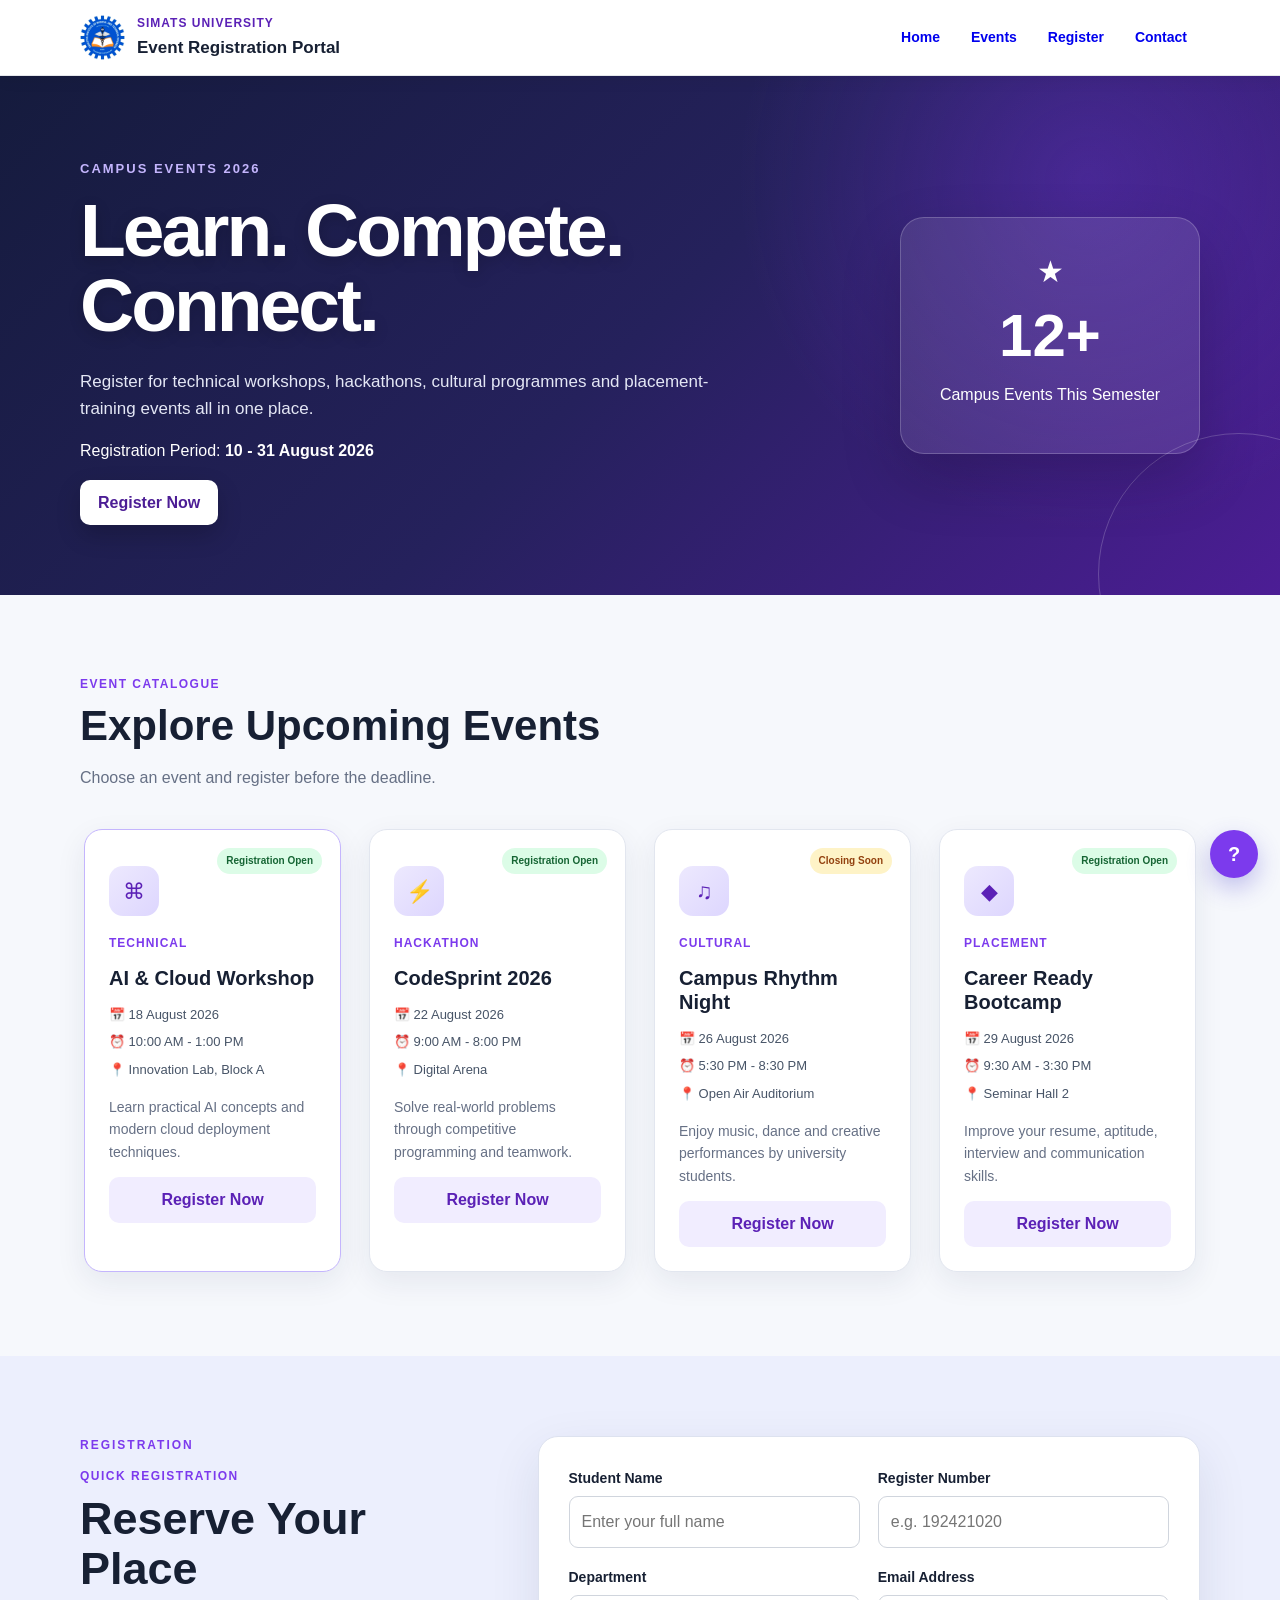
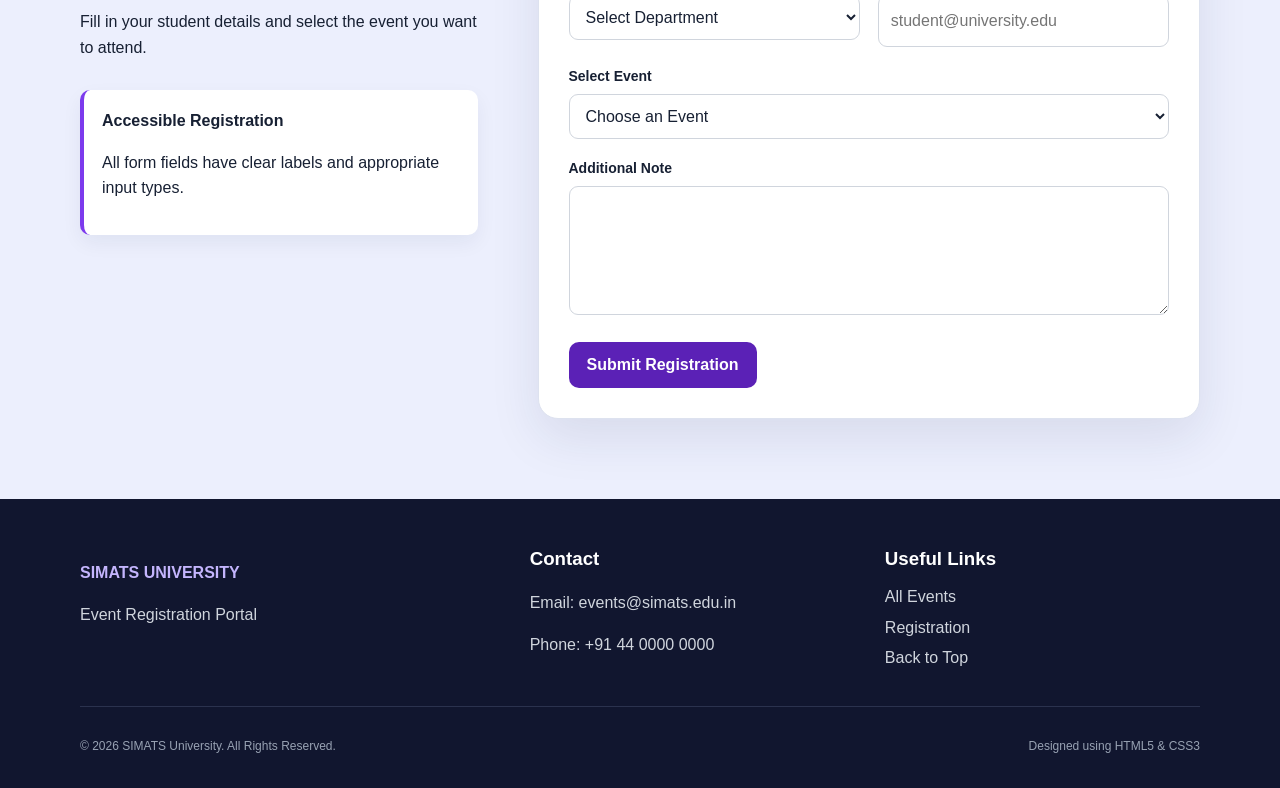
<file: CO2-SCENARIO BASED ASSESSMENT/index.html>
<!DOCTYPE html>
<html lang="en">
<head>
    <meta charset="UTF-8">
    <meta name="viewport" content="width=device-width, initial-scale=1.0">
    <title>University Event Registration Portal</title>

    <!-- External CSS -->
    <link rel="stylesheet" href="style.css">

    <!-- Internal CSS -->
    <style>
        .hero-highlight {
            text-transform: uppercase;
            letter-spacing: 2px;
        }
    </style>
</head>

<body>

    <!-- Header -->
    <header id="home">
        <div class="container header-content">

            <div class="logo">
                <img src="simats.png" alt="University Logo">
                <div>
                    <p>SIMATS UNIVERSITY</p>
                    <h1>Event Registration Portal</h1>
                </div>
            </div>

            <nav>
                <a href="#home">Home</a>
                <a href="#events">Events</a>
                <a href="#register">Register</a>
                <a href="#contact">Contact</a>
            </nav>

        </div>
    </header>


    <!-- Hero Section -->
    <section class="hero">
        <div class="container hero-content">

            <div>
                <p class="hero-highlight">Campus Events 2026</p>

                <h2>Learn. Compete. Connect.</h2>

                <p class="hero-description">
                    Register for technical workshops, hackathons, cultural
                    programmes and placement-training events all in one place.
                </p>

                <p>
                    Registration Period:
                    <strong>10 - 31 August 2026</strong>
                </p>

                <a href="#register" class="btn primary-btn">
                    Register Now
                </a>
            </div>

            <div class="hero-card">
                <span>★</span>
                <strong>12+</strong>
                <p>Campus Events This Semester</p>
            </div>

        </div>
    </section>


    <!-- Events Section -->
    <section id="events" class="events-section">

        <div class="container">

            <div class="section-title">
                <p class="eyebrow">EVENT CATALOGUE</p>
                <h2>Explore Upcoming Events</h2>
                <p>Choose an event and register before the deadline.</p>
            </div>


            <div class="event-grid">

                <!-- Event 1 -->
                <article class="event-card featured">

                    <span class="status open">
                        Registration Open
                    </span>

                    <div class="event-icon">⌘</div>

                    <p class="category">Technical</p>

                    <h3>AI & Cloud Workshop</h3>

                    <ul class="event-details">
                        <li>📅 18 August 2026</li>
                        <li>⏰ 10:00 AM - 1:00 PM</li>
                        <li>📍 Innovation Lab, Block A</li>
                    </ul>

                    <p>
                        Learn practical AI concepts and modern cloud
                        deployment techniques.
                    </p>

                    <a href="#register" class="btn secondary-btn">
                        Register Now
                    </a>

                </article>


                <!-- Event 2 -->
                <article class="event-card">

                    <span class="status open">
                        Registration Open
                    </span>

                    <div class="event-icon">⚡</div>

                    <p class="category">Hackathon</p>

                    <h3>CodeSprint 2026</h3>

                    <ul class="event-details">
                        <li>📅 22 August 2026</li>
                        <li>⏰ 9:00 AM - 8:00 PM</li>
                        <li>📍 Digital Arena</li>
                    </ul>

                    <p>
                        Solve real-world problems through competitive
                        programming and teamwork.
                    </p>

                    <a href="#register" class="btn secondary-btn">
                        Register Now
                    </a>

                </article>


                <!-- Event 3 -->
                <article class="event-card">

                    <span class="status closing">
                        Closing Soon
                    </span>

                    <div class="event-icon">♫</div>

                    <p class="category">Cultural</p>

                    <h3>Campus Rhythm Night</h3>

                    <ul class="event-details">
                        <li>📅 26 August 2026</li>
                        <li>⏰ 5:30 PM - 8:30 PM</li>
                        <li>📍 Open Air Auditorium</li>
                    </ul>

                    <p>
                        Enjoy music, dance and creative performances
                        by university students.
                    </p>

                    <a href="#register" class="btn secondary-btn">
                        Register Now
                    </a>

                </article>


                <!-- Event 4 -->
                <article class="event-card">

                    <span class="status open">
                        Registration Open
                    </span>

                    <div class="event-icon">◆</div>

                    <p class="category">Placement</p>

                    <h3>Career Ready Bootcamp</h3>

                    <ul class="event-details">
                        <li>📅 29 August 2026</li>
                        <li>⏰ 9:30 AM - 3:30 PM</li>
                        <li>📍 Seminar Hall 2</li>
                    </ul>

                    <p>
                        Improve your resume, aptitude, interview and
                        communication skills.
                    </p>

                    <a href="#register" class="btn secondary-btn">
                        Register Now
                    </a>

                </article>

            </div>

        </div>
    </section>


    <!-- Registration Section -->
    <section id="register" class="registration-section">

        <div class="container registration-container">

            <div class="registration-info">

                <p class="eyebrow">QUICK REGISTRATION</p>

                <h2>Reserve Your Place</h2>

                <p>
                    Fill in your student details and select the event
                    you want to attend.
                </p>

                <div class="note">
                    <strong>Accessible Registration</strong>
                    <p>
                        All form fields have clear labels and appropriate
                        input types.
                    </p>
                </div>

            </div>


            <form class="registration-form">

                <div class="form-grid">

                    <div class="form-group">
                        <label for="name">Student Name</label>
                        <input
                            type="text"
                            id="name"
                            placeholder="Enter your full name"
                            required>
                    </div>


                    <div class="form-group">
                        <label for="register-number">
                            Register Number
                        </label>

                        <input
                            type="text"
                            id="register-number"
                            placeholder="e.g. 192421020"
                            required>
                    </div>


                    <div class="form-group">
                        <label for="department">
                            Department
                        </label>

                        <select id="department" required>
                            <option value="">
                                Select Department
                            </option>

                            <option>
                                Information Technology
                            </option>

                            <option>
                                Computer Science Engineering
                            </option>

                            <option>
                                Electronics & Communication Engineering
                            </option>

                            <option>
                                Mechanical Engineering
                            </option>
                        </select>
                    </div>


                    <div class="form-group">
                        <label for="email">
                            Email Address
                        </label>

                        <input
                            type="email"
                            id="email"
                            placeholder="student@university.edu"
                            required>
                    </div>


                    <div class="form-group full-width">

                        <label for="event">
                            Select Event
                        </label>

                        <select id="event" required>

                            <option value="">
                                Choose an Event
                            </option>

                            <option>
                                AI & Cloud Workshop
                            </option>

                            <option>
                                CodeSprint 2026
                            </option>

                            <option>
                                Campus Rhythm Night
                            </option>

                            <option>
                                Career Ready Bootcamp
                            </option>

                        </select>

                    </div>


                    <div class="form-group full-width">

                        <label for="message">
                            Additional Note
                        </label>

                        <textarea
                            id="message"
                            rows="4"
                            placeholder="Enter any additional information">
                        </textarea>

                    </div>

                </div>

                <button type="submit" class="btn submit-btn">
                    Submit Registration
                </button>

            </form>

        </div>

    </section>


    <!-- Fixed Help Button -->
    <button class="help-button" title="Need Help?">
        ?
    </button>


    <!-- Footer -->
    <footer id="contact">

        <div class="container footer-grid">

            <div>
                <p class="university-name">
                    SIMATS UNIVERSITY
                </p>

                <p>
                    Event Registration Portal
                </p>
            </div>


            <div>
                <h3>Contact</h3>

                <p>
                    Email: events@simats.edu.in
                </p>

                <p>
                    Phone: +91 44 0000 0000
                </p>
            </div>


            <div>
                <h3>Useful Links</h3>

                <a href="#events">All Events</a>
                <a href="#register">Registration</a>
                <a href="#home">Back to Top</a>
            </div>

        </div>


        <div class="footer-bottom container">

            <p>
                © 2026 SIMATS University. All Rights Reserved.
            </p>

            <p>
                Designed using HTML5 & CSS3
            </p>

        </div>

    </footer>


    <!-- Inline CSS demonstration -->
    <p style="display:none;">Inline CSS Example</p>

</body>
</html>
</file>
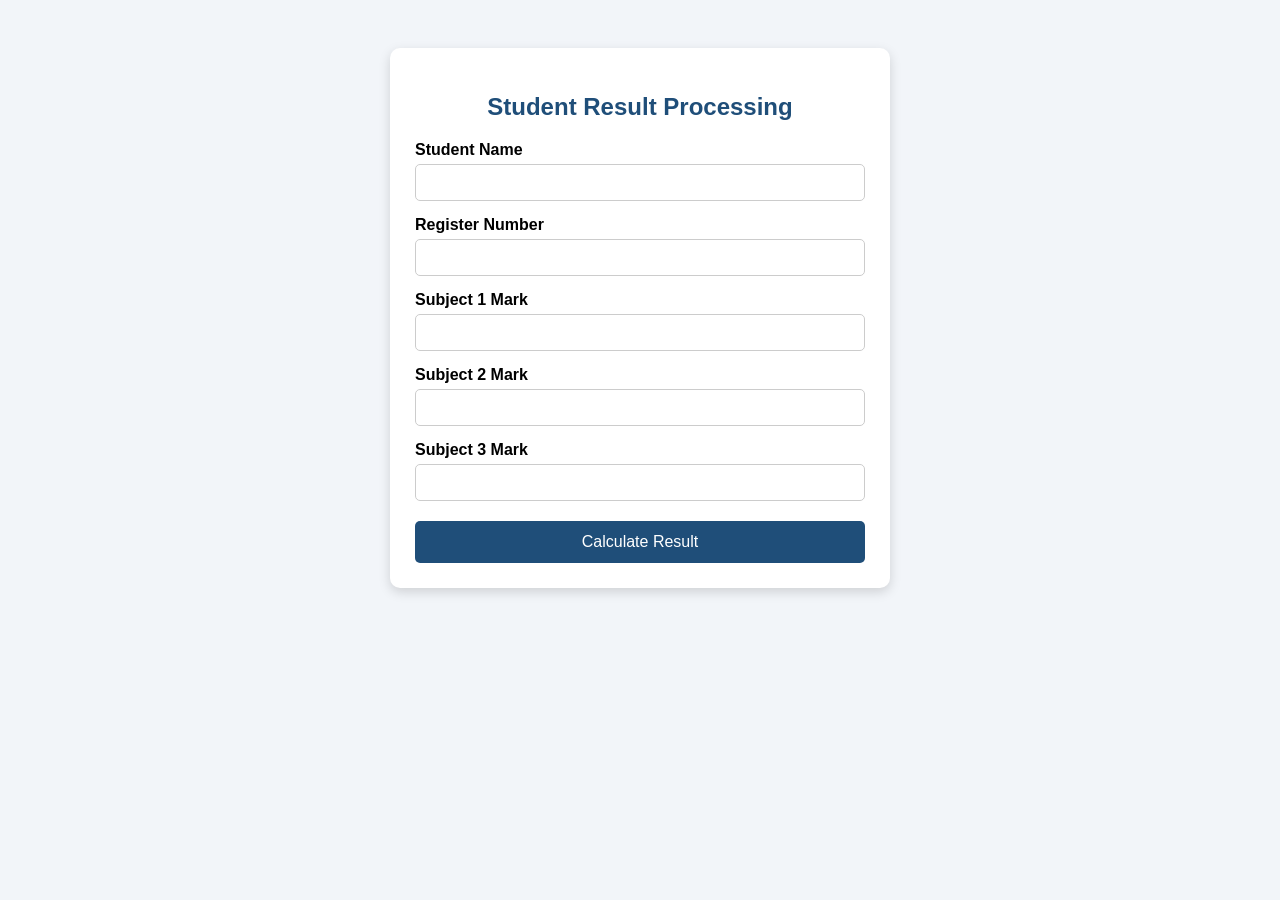
<file: CO3-ASSESSMENT/index.html>
<!DOCTYPE html>
<html>
<head>
    <meta charset="UTF-8">
    <title>Student Result Processing</title>

    <style>
        body {
            font-family: Arial, sans-serif;
            background: #f2f5f9;
            padding: 40px;
        }

        .container {
            width: 450px;
            margin: auto;
            background: white;
            padding: 25px;
            border-radius: 10px;
            box-shadow: 0 4px 12px rgba(0,0,0,0.15);
        }

        h2 {
            text-align: center;
            color: #1f4e79;
        }

        label {
            display: block;
            margin-top: 15px;
            font-weight: bold;
        }

        input {
            width: 100%;
            padding: 10px;
            margin-top: 5px;
            box-sizing: border-box;
            border: 1px solid #ccc;
            border-radius: 5px;
        }

        button {
            width: 100%;
            margin-top: 20px;
            padding: 12px;
            background: #1f4e79;
            color: white;
            border: none;
            border-radius: 5px;
            cursor: pointer;
            font-size: 16px;
        }

        button:hover {
            background: #163a5c;
        }
    </style>
</head>

<body>

<div class="container">

    <h2>Student Result Processing</h2>

    <form action="StudentResultServlet" method="post">

        <label>Student Name</label>
        <input type="text" name="name">

        <label>Register Number</label>
        <input type="text" name="regNo">

        <label>Subject 1 Mark</label>
        <input type="number" name="mark1" min="0" max="100">

        <label>Subject 2 Mark</label>
        <input type="number" name="mark2" min="0" max="100">

        <label>Subject 3 Mark</label>
        <input type="number" name="mark3" min="0" max="100">

        <button type="submit">Calculate Result</button>

    </form>

</div>

</body>
</html>
</file>
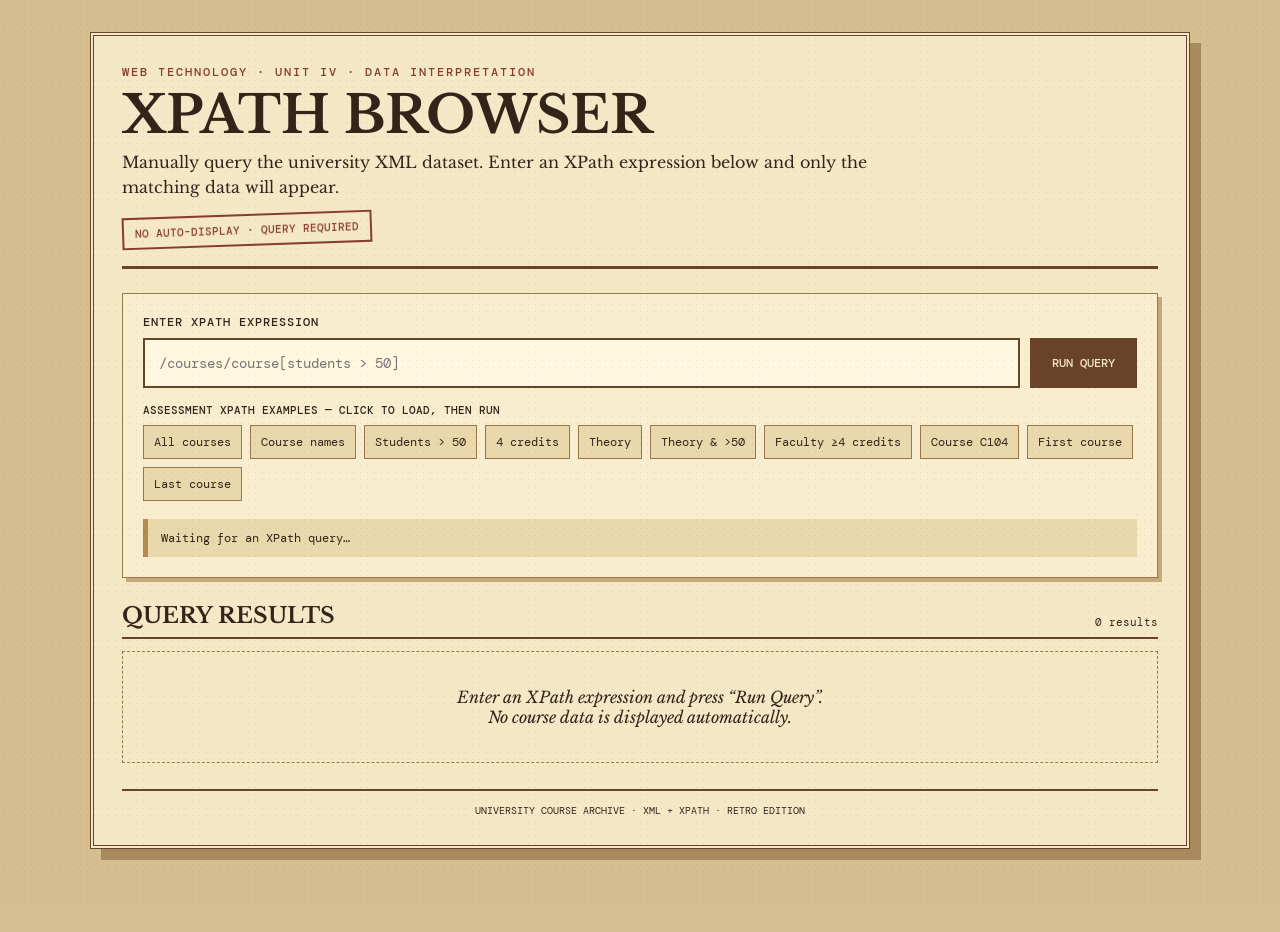
<file: CO4-ASSESSMENT/index.html>
<!DOCTYPE html>
<html lang="en">
<head>
<meta charset="UTF-8">
<meta name="viewport" content="width=device-width, initial-scale=1.0">
<title>XPath Course Browser</title>
<style>
@import url('https://fonts.googleapis.com/css2?family=DM+Mono:wght@400;500&family=Libre+Baskerville:wght@400;700&display=swap');
:root{--paper:#f5e8c7;--paper2:#ead8ad;--ink:#33241a;--brown:#694329;--red:#873c2e;--gold:#b68a4d;--line:#9a7749}
*{box-sizing:border-box}
body{margin:0;min-height:100vh;background:#d5bf91;color:var(--ink);font-family:'Libre Baskerville',Georgia,serif}
body:before{content:"";position:fixed;inset:0;pointer-events:none;opacity:.12;background-image:radial-gradient(#5d4025 .7px,transparent .7px);background-size:7px 7px}
.shell{width:min(1100px,94%);margin:32px auto;padding:28px;background:var(--paper);border:4px double var(--brown);box-shadow:11px 11px 0 #a78a5d}
header{border-bottom:3px solid var(--brown);padding-bottom:20px}
.kicker{font:500 12px 'DM Mono',monospace;letter-spacing:2px;text-transform:uppercase;color:var(--red)}
h1{font-size:clamp(30px,5vw,52px);line-height:1;margin:9px 0;text-transform:uppercase}
.subtitle{line-height:1.55;max-width:800px}
.badge{display:inline-block;margin-top:14px;padding:7px 11px;border:2px solid var(--red);color:var(--red);font:500 11px 'DM Mono',monospace;transform:rotate(-2deg)}
.panel{margin-top:24px;border:1px solid var(--line);padding:20px;background:#f8edcf;box-shadow:4px 4px 0 #c5aa79}
label{display:block;font:500 12px 'DM Mono',monospace;text-transform:uppercase;letter-spacing:1px;margin-bottom:8px}
.query-row{display:flex;gap:10px}
input{flex:1;min-width:0;padding:14px;border:2px solid var(--brown);background:#fff7df;color:var(--ink);font:14px 'DM Mono',monospace;outline:none}
input:focus{box-shadow:inset 0 0 0 2px var(--gold)}
button{padding:13px 20px;border:2px solid var(--brown);background:var(--brown);color:var(--paper);font:500 12px 'DM Mono',monospace;cursor:pointer;text-transform:uppercase}
button:hover{background:var(--red)}
.examples{margin-top:15px}
.examples-title{font:500 11px 'DM Mono',monospace;text-transform:uppercase}
.chips{display:flex;flex-wrap:wrap;gap:8px;margin-top:8px}
.chip{padding:8px 10px;border:1px solid var(--line);background:var(--paper2);cursor:pointer;font:12px 'DM Mono',monospace}
.chip:hover{background:#dcc492}
.status{margin-top:18px;padding:11px 13px;border-left:5px solid var(--gold);background:var(--paper2);font:12px 'DM Mono',monospace}
.error{border-left-color:var(--red);color:var(--red)}
.results{margin-top:24px}
.results-head{display:flex;justify-content:space-between;gap:12px;align-items:end;border-bottom:2px solid var(--brown);padding-bottom:8px}
h2{margin:0;font-size:22px;text-transform:uppercase}
.count{font:11px 'DM Mono',monospace}
.result-box{margin-top:12px}
.card{border:1px solid var(--line);background:#f9efd4;margin-bottom:12px;padding:16px}
.course-title{display:flex;justify-content:space-between;gap:12px;border-bottom:1px solid var(--line);padding-bottom:8px;margin-bottom:12px}
.course-title strong{font-size:18px}
.id{font:11px 'DM Mono',monospace;color:var(--red)}
.grid{display:grid;grid-template-columns:repeat(5,1fr);gap:8px}
.field{background:var(--paper2);padding:9px;border:1px solid #b39464}
.field b{display:block;font:10px 'DM Mono',monospace;text-transform:uppercase;margin-bottom:4px}
.field span{font-size:13px}
.value{font-family:'DM Mono',monospace;white-space:pre-wrap;word-break:break-word;background:#fff7df;border:1px solid var(--line);padding:14px}
.empty{text-align:center;padding:35px;border:1px dashed var(--line);font-style:italic}
footer{margin-top:26px;border-top:2px solid var(--brown);padding-top:13px;text-align:center;font:10px 'DM Mono',monospace}
@media(max-width:760px){.query-row{flex-direction:column}.grid{grid-template-columns:repeat(2,1fr)}.course-title{flex-direction:column}}
</style>
</head>
<body>
<div class="shell">
<header>
<div class="kicker">Web Technology · Unit IV · Data Interpretation</div>
<h1>XPath Browser</h1>
<div class="subtitle">Manually query the university XML dataset. Enter an XPath expression below and only the matching data will appear.</div>
<div class="badge">NO AUTO-DISPLAY · QUERY REQUIRED</div>
</header>

<div class="panel">
<label for="xpath">Enter XPath Expression</label>
<div class="query-row">
<input id="xpath" type="text" placeholder="/courses/course[students &gt; 50]" autocomplete="off">
<button onclick="runXPath()">Run Query</button>
</div>
<div class="examples">
<div class="examples-title">Assessment XPath examples — click to load, then run</div>
<div class="chips">
<div class="chip" data-xpath="/courses/course">All courses</div>
<div class="chip" data-xpath="/courses/course/name">Course names</div>
<div class="chip" data-xpath="/courses/course[students &gt; 50]">Students &gt; 50</div>
<div class="chip" data-xpath="/courses/course[credits = 4]">4 credits</div>
<div class="chip" data-xpath="/courses/course[type = 'Theory']">Theory</div>
<div class="chip" data-xpath="/courses/course[type = 'Theory' and students &gt; 50]/name">Theory &amp; &gt;50</div>
<div class="chip" data-xpath="/courses/course[credits &gt;= 4]/faculty">Faculty ≥4 credits</div>
<div class="chip" data-xpath="/courses/course[@id = 'C104']">Course C104</div>
<div class="chip" data-xpath="/courses/course[1]">First course</div>
<div class="chip" data-xpath="/courses/course[last()]">Last course</div>
</div>
</div>
<div id="status" class="status">Waiting for an XPath query…</div>
</div>

<section class="results">
<div class="results-head"><h2>Query Results</h2><div id="count" class="count">0 results</div></div>
<div id="results" class="result-box">
<div class="empty">Enter an XPath expression and press “Run Query”.<br>No course data is displayed automatically.</div>
</div>
</section>

<footer>UNIVERSITY COURSE ARCHIVE · XML + XPATH · RETRO EDITION</footer>
</div>

<script>
const xmlText = `<?xml version="1.0" encoding="UTF-8"?>
<courses>
  <course id="C101">
    <code>WEB301</code>
    <name>Web Technology</name>
    <faculty>Dr. Arun</faculty>
    <students>58</students>
    <credits>4</credits>
    <type>Theory</type>
  </course>
  <course id="C102">
    <code>AI302</code>
    <name>Artificial Intelligence</name>
    <faculty>Dr. Meena</faculty>
    <students>72</students>
    <credits>4</credits>
    <type>Theory</type>
  </course>
  <course id="C103">
    <code>WEB303</code>
    <name>Web Technology Laboratory</name>
    <faculty>Dr. Ravi</faculty>
    <students>36</students>
    <credits>2</credits>
    <type>Practical</type>
  </course>
  <course id="C104">
    <code>ML304</code>
    <name>Machine Learning</name>
    <faculty>Dr. Priya</faculty>
    <students>64</students>
    <credits>4</credits>
    <type>Theory</type>
  </course>
  <course id="C105">
    <code>DB305</code>
    <name>Database Systems</name>
    <faculty>Dr. Kumar</faculty>
    <students>42</students>
    <credits>3</credits>
    <type>Theory</type>
  </course>
</courses>
`;

let xmlDoc;
try {
  xmlDoc = new DOMParser().parseFromString(xmlText, "application/xml");
} catch(e) {}

const input = document.getElementById("xpath");
document.querySelectorAll(".chip").forEach(chip => {
  chip.addEventListener("click", () => {
    input.value = chip.dataset.xpath;
    input.focus();
  });
});
input.addEventListener("keydown", e => { if(e.key === "Enter") runXPath(); });

function runXPath(){
  const expr = input.value.trim();
  const status = document.getElementById("status");
  const results = document.getElementById("results");
  const count = document.getElementById("count");
  if(!expr){
    status.className = "status error";
    status.textContent = "Please enter an XPath expression.";
    results.innerHTML = '<div class="empty">No query entered.</div>';
    count.textContent = "0 results";
    return;
  }
  try{
    const snapshot = xmlDoc.evaluate(expr, xmlDoc, null, XPathResult.ORDERED_NODE_SNAPSHOT_TYPE, null);
    const nodes = [];
    for(let i=0;i<snapshot.snapshotLength;i++) nodes.push(snapshot.snapshotItem(i));
    status.className = "status";
    status.textContent = "Query executed successfully: " + expr;
    count.textContent = nodes.length + (nodes.length === 1 ? " result" : " results");
    render(nodes);
  }catch(err){
    status.className = "status error";
    status.textContent = "Invalid XPath: " + err.message;
    results.innerHTML = '<div class="empty">Fix the XPath expression and run the query again.</div>';
    count.textContent = "0 results";
  }
}

function render(nodes){
  const results = document.getElementById("results");
  if(!nodes.length){
    results.innerHTML = '<div class="empty">No matching data found for this XPath expression.</div>';
    return;
  }
  results.innerHTML = "";
  nodes.forEach((node, i) => {
    if(node.nodeType === Node.ELEMENT_NODE && node.nodeName === "course"){
      const get = tag => node.getElementsByTagName(tag)[0]?.textContent || "";
      const card = document.createElement("div");
      card.className = "card";
      card.innerHTML = `
        <div class="course-title">
          <strong>${escapeHTML(get("name"))}</strong>
          <span class="id">ID: ${escapeHTML(node.getAttribute("id") || "")}</span>
        </div>
        <div class="grid">
          <div class="field"><b>Code</b><span>${escapeHTML(get("code"))}</span></div>
          <div class="field"><b>Faculty</b><span>${escapeHTML(get("faculty"))}</span></div>
          <div class="field"><b>Students</b><span>${escapeHTML(get("students"))}</span></div>
          <div class="field"><b>Credits</b><span>${escapeHTML(get("credits"))}</span></div>
          <div class="field"><b>Type</b><span>${escapeHTML(get("type"))}</span></div>
        </div>`;
      results.appendChild(card);
    } else {
      const box = document.createElement("div");
      box.className = "value";
      box.textContent = node.nodeType === Node.ATTRIBUTE_NODE ? node.value : node.textContent.trim();
      results.appendChild(box);
    }
  });
}

function escapeHTML(s){
  return String(s).replace(/[&<>"']/g, c => ({'&':'&amp;','<':'&lt;','>':'&gt;','"':'&quot;',"'":'&#039;'}[c]));
}
</script>
</body>
</html>
</file>
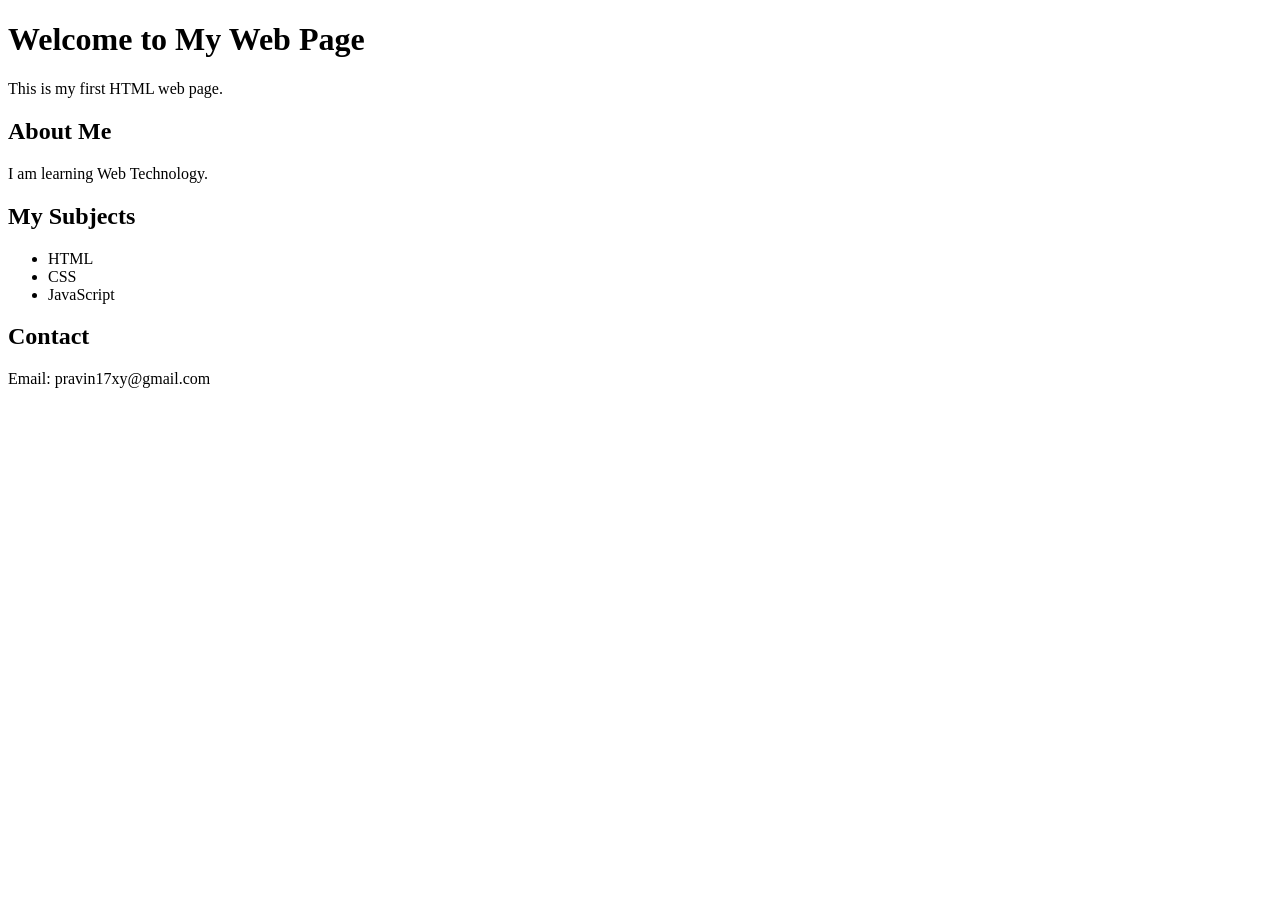
<file: CO1-EXPERIMENTS/CO1 EXP 1 Code.html>
<!DOCTYPE html>
<html>
<head>
    <title>My First Web Page</title>
</head>

<body>

    <h1>Welcome to My Web Page</h1>

    <p>This is my first HTML web page.</p>

    <h2>About Me</h2>
    <p>I am learning Web Technology.</p>

    <h2>My Subjects</h2>
    <ul>
        <li>HTML</li>
        <li>CSS</li>
        <li>JavaScript</li>
    </ul>

    <h2>Contact</h2>
    <p>Email: pravin17xy@gmail.com</p>

</body>
</html>
</file>
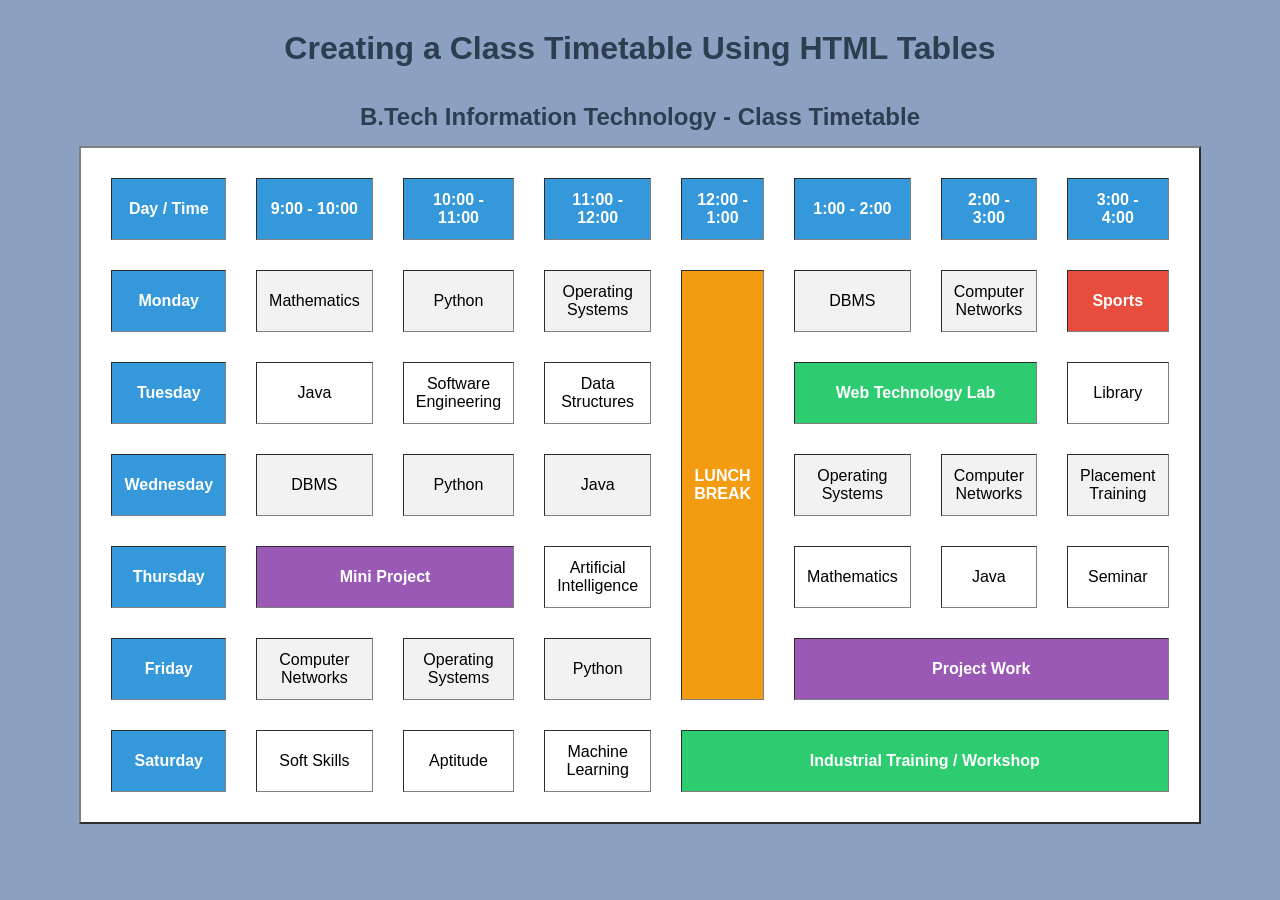
<file: CO1-EXPERIMENTS/CO1 EXP 3 Code.html>
<!DOCTYPE html>
<html lang="en">
<head>
    <meta charset="UTF-8">
    <meta name="viewport" content="width=device-width, initial-scale=1.0">
    <title>Class Timetable</title>

    <style>
        body{
            font-family: Arial, sans-serif;
            background-color: #8ca1c1;
            margin: 30px;
        }

        h1{
            text-align: center;
            color: #2c3e50;
        }

        table{
            width: 90%;
            margin: auto;
             
            background-color: white;
            border-spacing: 30px 30px;
     
   
        }

        caption{
            font-size: 24px;
            font-weight: bold;
            color: #2c3e50;
            padding: 15px;
        }

        th{
            background-color: #3498db;
            color: white;
        }

        th, td{
            text-align: center;
            padding: 12px;
        }

        tr:nth-child(even){
            background-color: #f2f2f2;
        }

        tr:hover{
            background-color: #d6eaf8;
        }

        .break{
            background-color: #f39c12;
            color: white;
            font-weight: bold;
        }

        .lab{
            background-color: #2ecc71;
            color: white;
            font-weight: bold;
        }

        .project{
            background-color: #9b59b6;
            color: rgb(255, 255, 255);
            font-weight: bold;
        }

        .sports{
            background-color: #e74c3c;
            color: white;
            font-weight: bold;
        }
    </style>
</head>

<body>

<h1>Creating a Class Timetable Using HTML Tables</h1>

<table border="2" cellpadding="10" cellspacing="5">

    <caption>B.Tech Information Technology - Class Timetable</caption>

    <tr>
        <th>Day / Time</th>
        <th>9:00 - 10:00</th>
        <th>10:00 - 11:00</th>
        <th>11:00 - 12:00</th>
        <th>12:00 - 1:00</th>
        <th>1:00 - 2:00</th>
        <th>2:00 - 3:00</th>
        <th>3:00 - 4:00</th>
    </tr>

    <tr>
        <th>Monday</th>
        <td>Mathematics</td>
        <td>Python</td>
        <td>Operating Systems</td>
        <td rowspan="5" class="break">LUNCH BREAK</td>
        <td>DBMS</td>
        <td>Computer Networks</td>
        <td class="sports">Sports</td>
    </tr>

    <tr>
        <th>Tuesday</th>
        <td>Java</td>
        <td>Software Engineering</td>
        <td>Data Structures</td>
        <td colspan="2" class="lab">Web Technology Lab</td>
        <td>Library</td>
    </tr>

    <tr>
        <th>Wednesday</th>
        <td>DBMS</td>
        <td>Python</td>
        <td>Java</td>
        <td>Operating Systems</td>
        <td>Computer Networks</td>
        <td>Placement Training</td>
    </tr>

    <tr>
        <th>Thursday</th>
        <td colspan="2" class="project">Mini Project</td>
        <td>Artificial Intelligence</td>
        <td>Mathematics</td>
        <td>Java</td>
        <td>Seminar</td>
    </tr>

    <tr>
        <th>Friday</th>
        <td>Computer Networks</td>
        <td>Operating Systems</td>
        <td>Python</td>
        <td colspan="3" class="project">Project Work</td>
    </tr>

    <tr>
        <th>Saturday</th>
        <td>Soft Skills</td>
        <td>Aptitude</td>
        <td>Machine Learning</td>
        <td colspan="4" class="lab">Industrial Training / Workshop</td>
    </tr>

</table>

</body>
</html>
</file>
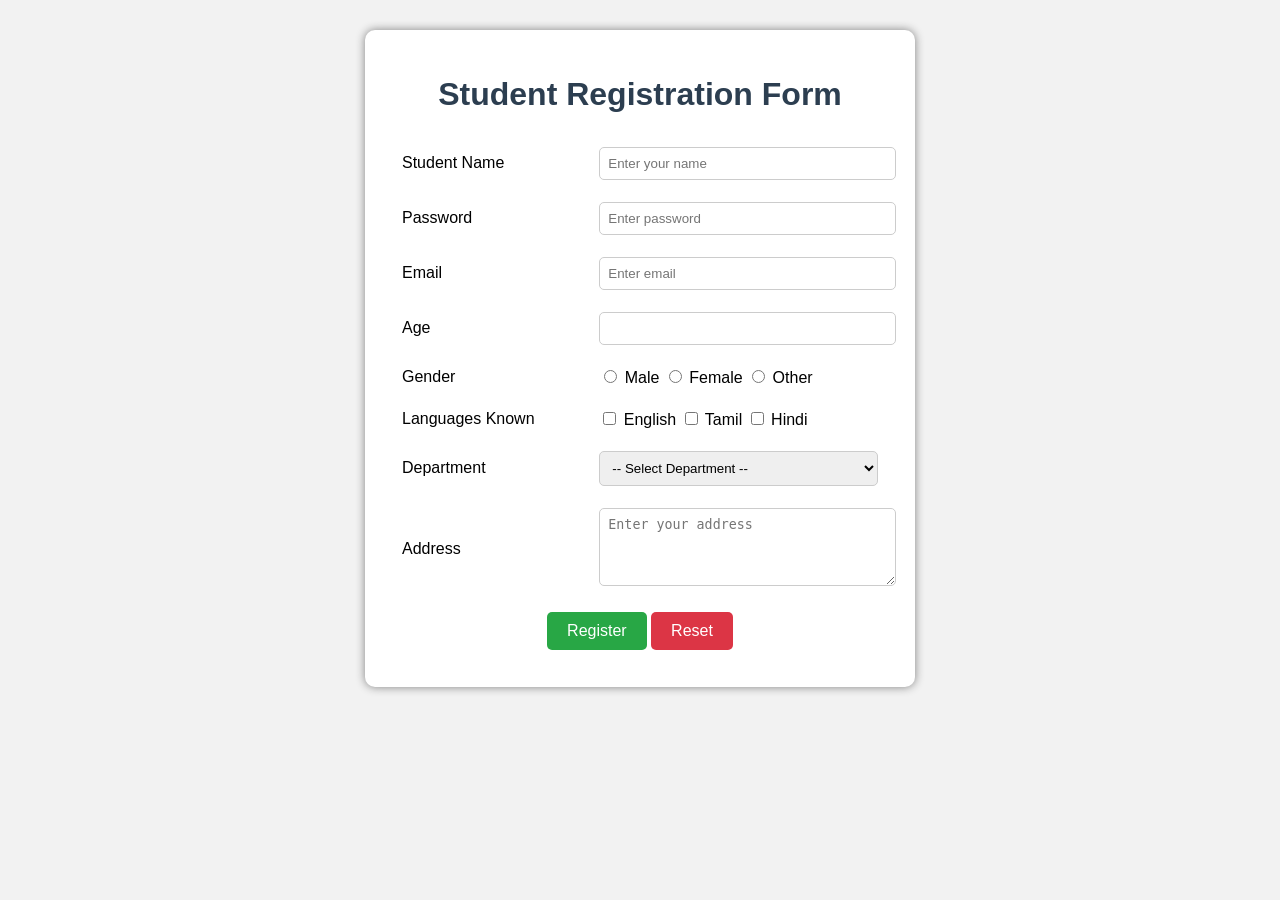
<file: CO1-EXPERIMENTS/CO1 EXP 4 Code.html>
<!DOCTYPE html>
<html lang="en">
<head>
    <meta charset="UTF-8">
    <meta name="viewport" content="width=device-width, initial-scale=1.0">
    <title>Student Registration Form</title>

    <style>
        body{
            font-family: Arial, sans-serif;
            background-color:#f2f2f2;
        }

        .container{
            width:500px;
            margin:30px auto;
            background:white;
            padding:25px;
            border-radius:10px;
            box-shadow:0px 0px 10px gray;
        }

        h1{
            text-align:center;
            color:#2c3e50;
        }

        table{
            width:100%;
        }

        td{
            padding:10px;
        }

        input[type="text"],
        input[type="password"],
        input[type="email"],
        input[type="number"],
        select,
        textarea{
            width:100%;
            padding:8px;
            border:1px solid #ccc;
            border-radius:5px;
        }

        textarea{
            resize:vertical;
        }

        .buttons{
            text-align:center;
        }

        input[type="submit"],
        input[type="reset"]{
            padding:10px 20px;
            margin:10zpx;
            border:none;
            border-radius:5px;
            color:white;
            cursor:pointer;
            font-size:16px;
        }

        input[type="submit"]{
            background-color:#28a745;
        }

        input[type="reset"]{
            background-color:#dc3545;
        }

        input[type="submit"]:hover{
            background-color:#218838;
        }

        input[type="reset"]:hover{
            background-color:#c82333;
        }
    </style>
</head>

<body>

<div class="container">

<h1>Student Registration Form</h1>

<form action="#" method="post">

<table>

<tr>
    <td><label>Student Name</label></td>
    <td>
        <input type="text" name="student_name" placeholder="Enter your name" required>
    </td>
</tr>

<tr>
    <td><label>Password</label></td>
    <td>
        <input type="password" name="password" placeholder="Enter password" required>
    </td>
</tr>

<tr>
    <td><label>Email</label></td>
    <td>
        <input type="email" name="email" placeholder="Enter email" required>
    </td>
</tr>

<tr>
    <td><label>Age</label></td>
    <td>
        <input type="number" name="age" min="17" max="30" required>
    </td>
</tr>

<tr>
    <td><label>Gender</label></td>
    <td>
        <input type="radio" name="gender" value="Male" required> Male
        <input type="radio" name="gender" value="Female"> Female
        <input type="radio" name="gender" value="Other"> Other
    </td>
</tr>

<tr>
    <td><label>Languages Known</label></td>
    <td>
        <input type="checkbox" name="language" value="English"> English
        <input type="checkbox" name="language" value="Tamil"> Tamil
        <input type="checkbox" name="language" value="Hindi"> Hindi
    </td>
</tr>

<tr>
    <td><label>Department</label></td>
    <td>
        <select name="department" required>
            <option value="">-- Select Department --</option>
            <option>Information Technology</option>
            <option>Computer Science</option>
            <option>Electronics</option>
            <option>Mechanical</option>
            <option>Civil</option>
        </select>
    </td>
</tr>

<tr>
    <td><label>Address</label></td>
    <td>
        <textarea rows="4" placeholder="Enter your address"></textarea>
    </td>
</tr>

<tr>
    <td colspan="2" class="buttons">
        <input type="submit" value="Register">
        <input type="reset" value="Reset">
    </td>
</tr>

</table>

</form>

</div>

</body>
</html>
</file>
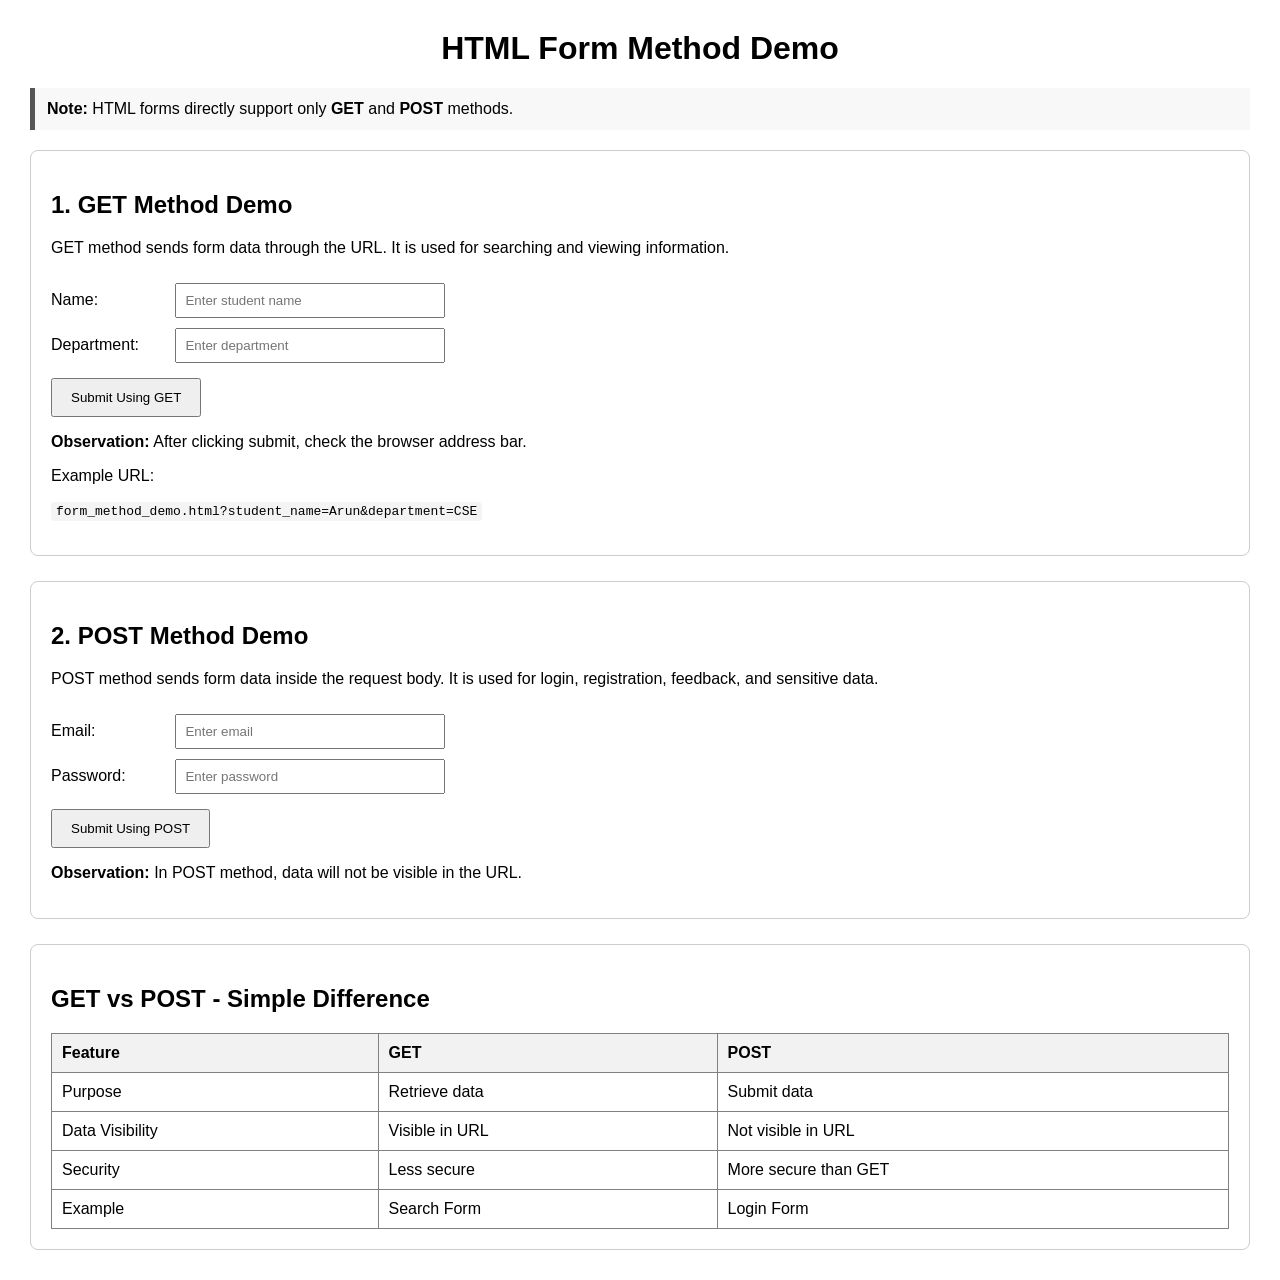
<file: CO1-EXPERIMENTS/CO1 EXP 5 Code.html>
<!DOCTYPE html>
<html lang="en">
<head>
    <meta charset="UTF-8">
    <meta name="viewport" content="width=device-width, initial-scale=1.0">
    <title>HTML Form Method Demo</title>

    <style>
        body {
            font-family: Arial, sans-serif;
            background-color: white;
            margin: 30px;
        }

        h1 {
            text-align: center;
        }

        .box {
            border: 1px solid #cccccc;
            padding: 20px;
            margin-bottom: 25px;
            border-radius: 8px;
        }

        label {
            display: inline-block;
            width: 120px;
            margin-top: 10px;
        }

        input {
            padding: 8px;
            margin-top: 10px;
            width: 250px;
        }

        input[type="submit"] {
            padding: 10px 18px;
            margin-top: 15px;
            width: auto;
            cursor: pointer;
        }

        .note {
            background-color: #f8f8f8;
            padding: 12px;
            border-left: 5px solid #555555;
            margin-bottom: 20px;
        }

        table {
            border-collapse: collapse;
            width: 100%;
        }

        th {
            background-color: #f2f2f2;
        }

        th, td {
            padding: 10px;
            text-align: left;
        }

        code {
            background-color: #f4f4f4;
            padding: 2px 5px;
            border-radius: 4px;
        }
    </style>
</head>

<body>

    <h1>HTML Form Method Demo</h1>

    <div class="note">
        <b>Note:</b> HTML forms directly support only <b>GET</b> and <b>POST</b> methods.
    </div>

    <!-- GET FORM DEMO -->
    <div class="box">
        <h2>1. GET Method Demo</h2>

        <p>
            GET method sends form data through the URL.
            It is used for searching and viewing information.
        </p>

        <form action="form_method_demo.html" method="get">
            <label for="student_name">Name:</label>
            <input type="text" id="student_name" name="student_name" placeholder="Enter student name" required>
            <br>

            <label for="department">Department:</label>
            <input type="text" id="department" name="department" placeholder="Enter department" required>
            <br>

            <input type="submit" value="Submit Using GET">
        </form>

        <p><b>Observation:</b> After clicking submit, check the browser address bar.</p>

        <p>Example URL:</p>

        <p>
            <code>
                form_method_demo.html?student_name=Arun&department=CSE
            </code>
        </p>
    </div>

    <!-- POST FORM DEMO -->
    <div class="box">
        <h2>2. POST Method Demo</h2>

        <p>
            POST method sends form data inside the request body.
            It is used for login, registration, feedback, and sensitive data.
        </p>

        <form action="form_method_demo.html" method="post">
            <label for="email">Email:</label>
            <input type="email" id="email" name="email" placeholder="Enter email">
            <br>

            <label for="password">Password:</label>
            <input type="password" id="password" name="password" placeholder="Enter password">
            <br>

            <input type="submit" value="Submit Using POST">
        </form>

        <p><b>Observation:</b> In POST method, data will not be visible in the URL.</p>
    </div>

    <!-- SIMPLE EXPLANATION -->
    <div class="box">
        <h2>GET vs POST - Simple Difference</h2>

        <table border="1">
            <tr>
                <th>Feature</th>
                <th>GET</th>
                <th>POST</th>
            </tr>

            <tr>
                <td>Purpose</td>
                <td>Retrieve data</td>
                <td>Submit data</td>
            </tr>

            <tr>
                <td>Data Visibility</td>
                <td>Visible in URL</td>
                <td>Not visible in URL</td>
            </tr>

            <tr>
                <td>Security</td>
                <td>Less secure</td>
                <td>More secure than GET</td>
            </tr>

            <tr>
                <td>Example</td>
                <td>Search Form</td>
                <td>Login Form</td>
            </tr>
        </table>
    </div>

</body>
</html>
</file>
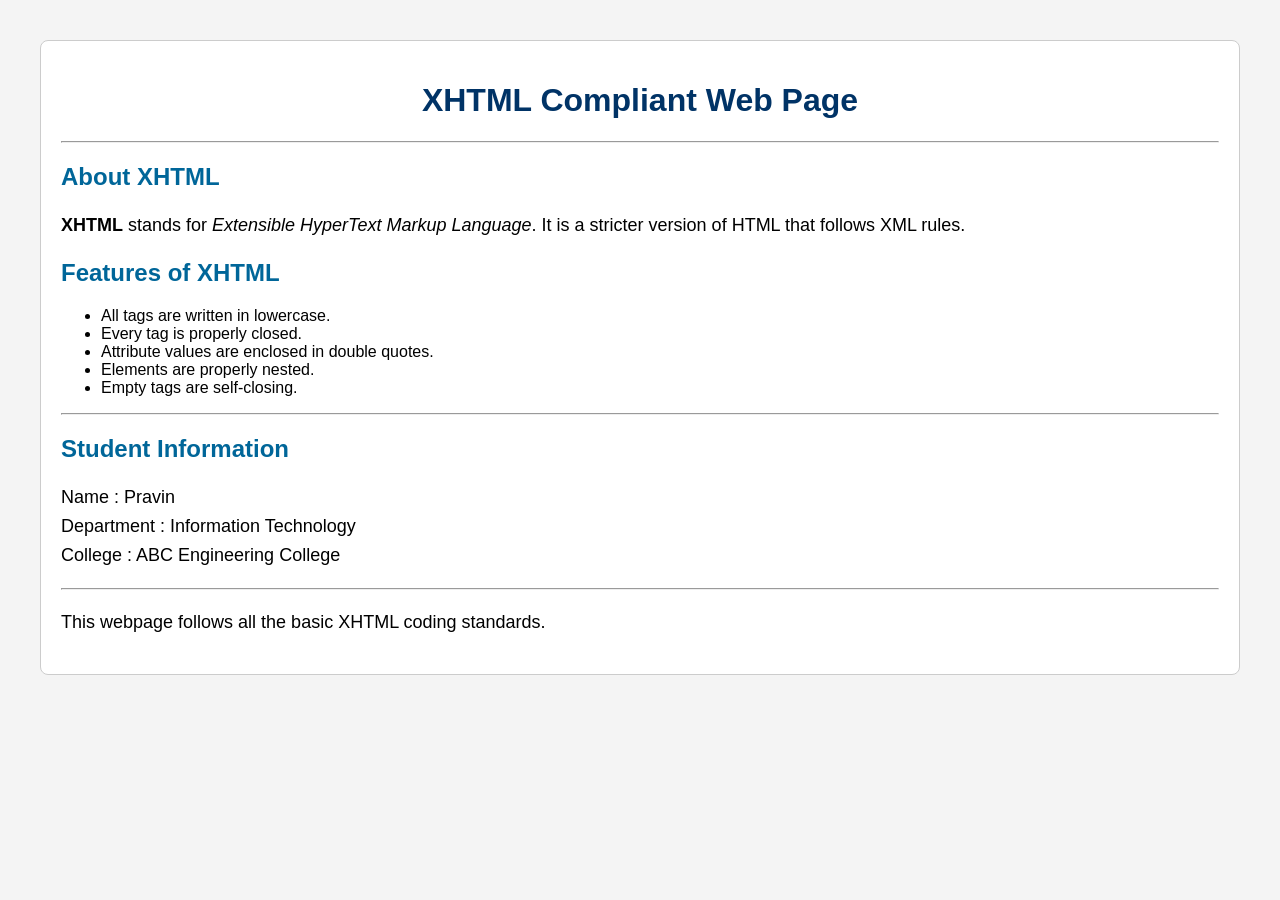
<file: CO1-EXPERIMENTS/CO1 EXP 6 Code.html>
<!DOCTYPE html PUBLIC "-//W3C//DTD XHTML 1.0 Transitional//EN"
"http://www.w3.org/TR/xhtml1/DTD/xhtml1-transitional.dtd">

<html xmlns="http://www.w3.org/1999/xhtml" lang="en">

<head>
    <meta http-equiv="Content-Type" content="text/html; charset=UTF-8" />
    <title>XHTML Compliant Web Page</title>

    <style type="text/css">
        body{
            font-family: Arial, sans-serif;
            margin:40px;
            background-color:#f4f4f4;
        }

        h1{
            color:#003366;
            text-align:center;
        }

        h2{
            color:#006699;
        }

        p{
            font-size:18px;
            line-height:1.6;
        }

        .container{
            background:#ffffff;
            padding:20px;
            border:1px solid #cccccc;
            border-radius:8px;
        }
    </style>

</head>

<body>

<div class="container">

    <h1>XHTML Compliant Web Page</h1>

    <hr />

    <h2>About XHTML</h2>

    <p>
        <strong>XHTML</strong> stands for
        <em>Extensible HyperText Markup Language</em>.
        It is a stricter version of HTML that follows XML rules.
    </p>

    <h2>Features of XHTML</h2>

    <ul>
        <li>All tags are written in lowercase.</li>
        <li>Every tag is properly closed.</li>
        <li>Attribute values are enclosed in double quotes.</li>
        <li>Elements are properly nested.</li>
        <li>Empty tags are self-closing.</li>
    </ul>

    <hr />

    <h2>Student Information</h2>

    <p>
        Name : Pravin<br />
        Department : Information Technology<br />
        College : ABC Engineering College
    </p>

    <hr />

    <p>
        This webpage follows all the basic XHTML coding standards.
    </p>

</div>

</body>
</html>
</file>
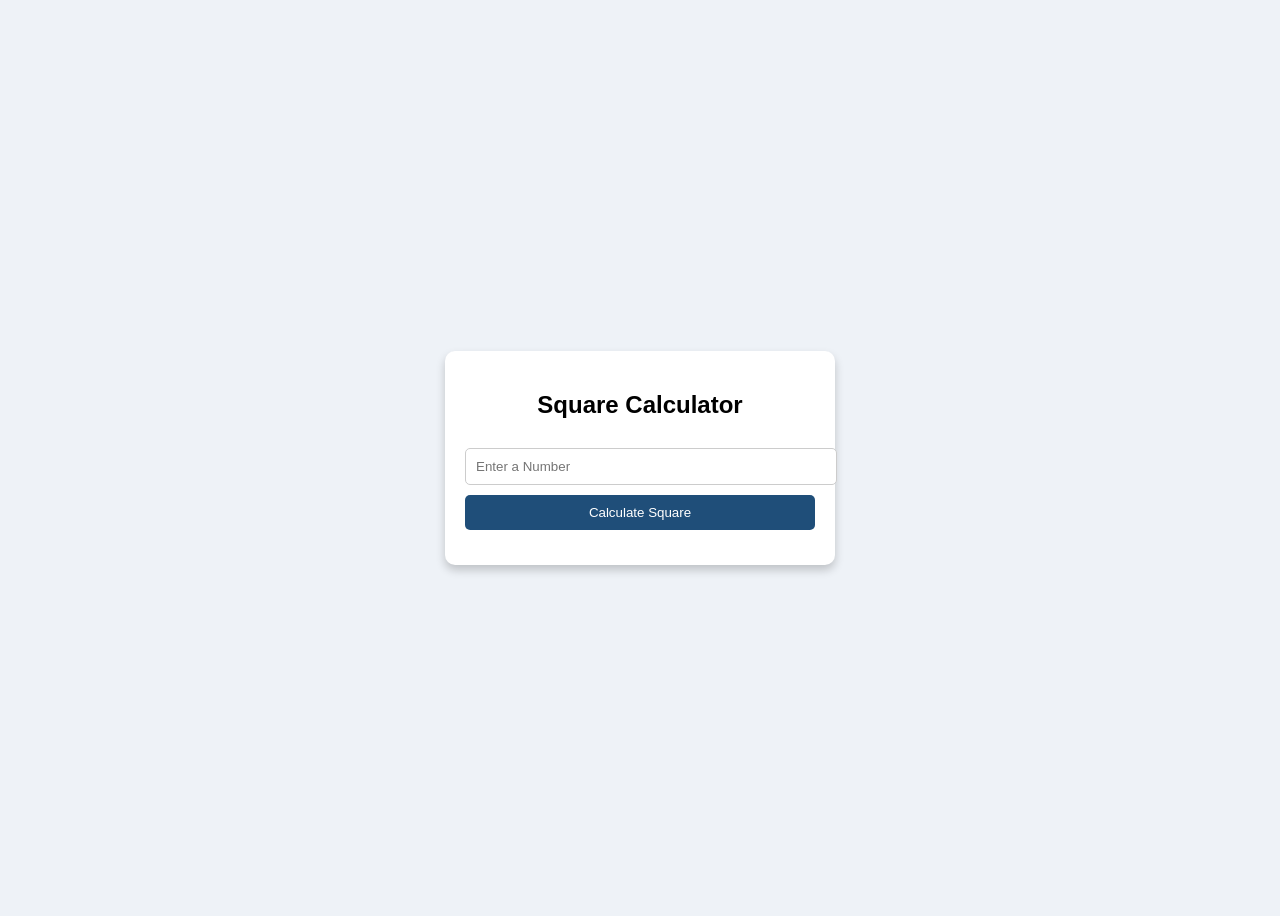
<file: CO2-EXPERIMENTS/CO2 EXP 10 Code.html>
<!DOCTYPE html>
<html lang="en">
<head>
<meta charset="UTF-8">
<meta name="viewport" content="width=device-width, initial-scale=1.0">
<title>Debug CSS and JavaScript Application</title>

<style>
body{
    font-family:Arial,sans-serif;
    background:#eef2f7;
    display:flex;
    justify-content:center;
    align-items:center;
    height:100vh;
}

.container{
    width:350px;
    background:white;
    padding:20px;
    border-radius:10px;
    box-shadow:0 5px 10px rgba(0,0,0,0.2);
    text-align:center;
}

input{
    width:100%;
    padding:10px;
    margin:10px 0;
    border:1px solid #ccc;
    border-radius:5px;
}

button{
    width:100%;
    padding:10px;
    background:#1f4e79;
    color:white;
    border:none;
    border-radius:5px;
    cursor:pointer;
}

button:hover{
    background:#16395c;
}

#output{
    margin-top:15px;
    font-size:18px;
    font-weight:bold;
    color:#1f4e79;
}
</style>

</head>

<body>

<div class="container">

<h2>Square Calculator</h2>

<input type="number" id="number" placeholder="Enter a Number">

<button onclick="calculate()">Calculate Square</button>

<div id="output"></div>

</div>

<script>

function calculate(){

try{

let num=document.getElementById("number").value;

console.log("Input :",num);

debugger;

if(num==""){
throw "Please enter a number";
}

let result=num*num;

document.getElementById("output").innerHTML=
"Square = "+result;

console.log("Result :",result);

}

catch(error){

document.getElementById("output").innerHTML=error;

console.log(error);

}

}

</script>

</body>
</html>
</file>
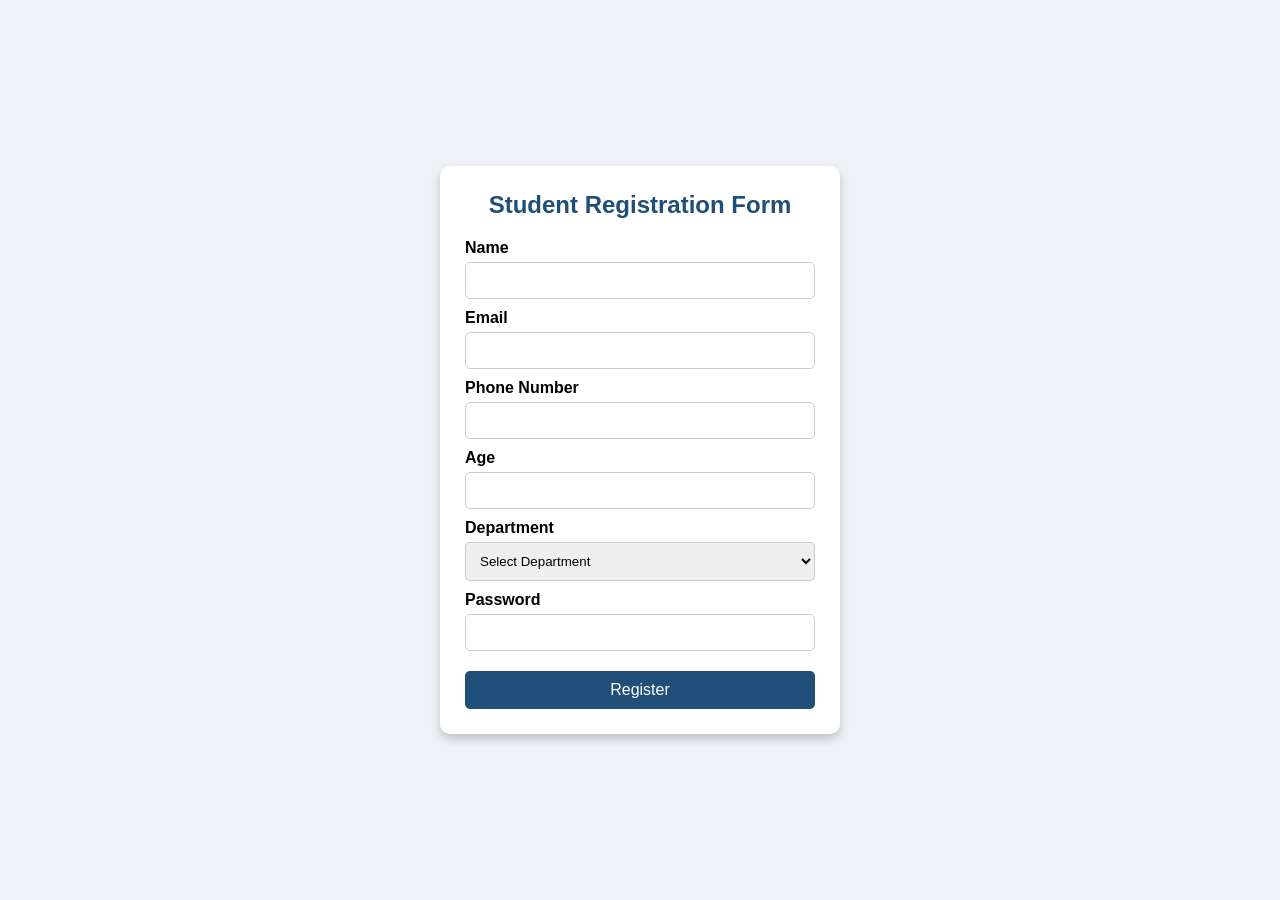
<file: CO2-EXPERIMENTS/CO2 EXP 2 Code.html>
<!DOCTYPE html>
<html lang="en">
<head>
<meta charset="UTF-8">
<meta name="viewport" content="width=device-width, initial-scale=1.0">
<title>Student Registration Form</title>

<style>
*{
    margin:0;
    padding:0;
    box-sizing:border-box;
    font-family:Arial,sans-serif;
}

body{
    background:#eef2f7;
    display:flex;
    justify-content:center;
    align-items:center;
    height:100vh;
}

.container{
    width:400px;
    background:#fff;
    padding:25px;
    border-radius:10px;
    box-shadow:0 5px 10px rgba(0,0,0,0.2);
}

h2{
    text-align:center;
    margin-bottom:20px;
    color:#1f4e79;
}

label{
    display:block;
    margin-top:10px;
    margin-bottom:5px;
    font-weight:bold;
}

input,select{
    width:100%;
    padding:10px;
    border:1px solid #ccc;
    border-radius:5px;
}

button{
    width:100%;
    padding:10px;
    margin-top:20px;
    background:#1f4e79;
    color:white;
    border:none;
    border-radius:5px;
    font-size:16px;
    cursor:pointer;
}

button:hover{
    background:#16395c;
}

.error{
    color:red;
    font-size:14px;
    margin-top:10px;
}

.success{
    color:green;
    font-size:16px;
    text-align:center;
    margin-top:15px;
}
</style>

</head>

<body>

<div class="container">

<h2>Student Registration Form</h2>

<form id="studentForm">

<label>Name</label>
<input type="text" id="name">

<label>Email</label>
<input type="text" id="email">

<label>Phone Number</label>
<input type="text" id="phone">

<label>Age</label>
<input type="number" id="age">

<label>Department</label>
<select id="department">
<option value="">Select Department</option>
<option>Information Technology</option>
<option>Computer Science</option>
<option>Electronics</option>
<option>Mechanical</option>
</select>

<label>Password</label>
<input type="password" id="password">

<button type="submit">Register</button>

<p id="message"></p>

</form>

</div>

<script>

document.getElementById("studentForm").addEventListener("submit",function(event){

event.preventDefault();

let name=document.getElementById("name").value.trim();
let email=document.getElementById("email").value.trim();
let phone=document.getElementById("phone").value.trim();
let age=document.getElementById("age").value.trim();
let department=document.getElementById("department").value;
let password=document.getElementById("password").value;
let message=document.getElementById("message");

let namePattern=/^[A-Za-z ]+$/;
let emailPattern=/^[^\s@]+@[^\s@]+\.[^\s@]+$/;
let phonePattern=/^[0-9]{10}$/;
let passwordPattern=/^(?=.*[A-Za-z])(?=.*\d).{6,}$/;

if(!namePattern.test(name)){
    message.innerHTML="Enter a valid name.";
    message.className="error";
    return;
}

if(!emailPattern.test(email)){
    message.innerHTML="Enter a valid email.";
    message.className="error";
    return;
}

if(!phonePattern.test(phone)){
    message.innerHTML="Phone number must contain 10 digits.";
    message.className="error";
    return;
}

if(age<17 || age>30){
    message.innerHTML="Age must be between 17 and 30.";
    message.className="error";
    return;
}

if(department==""){
    message.innerHTML="Select a department.";
    message.className="error";
    return;
}

if(!passwordPattern.test(password)){
    message.innerHTML="Password must be at least 6 characters and contain letters and numbers.";
    message.className="error";
    return;
}

message.innerHTML="Student Registration Successful!";
message.className="success";

});

</script>

</body>
</html>
</file>
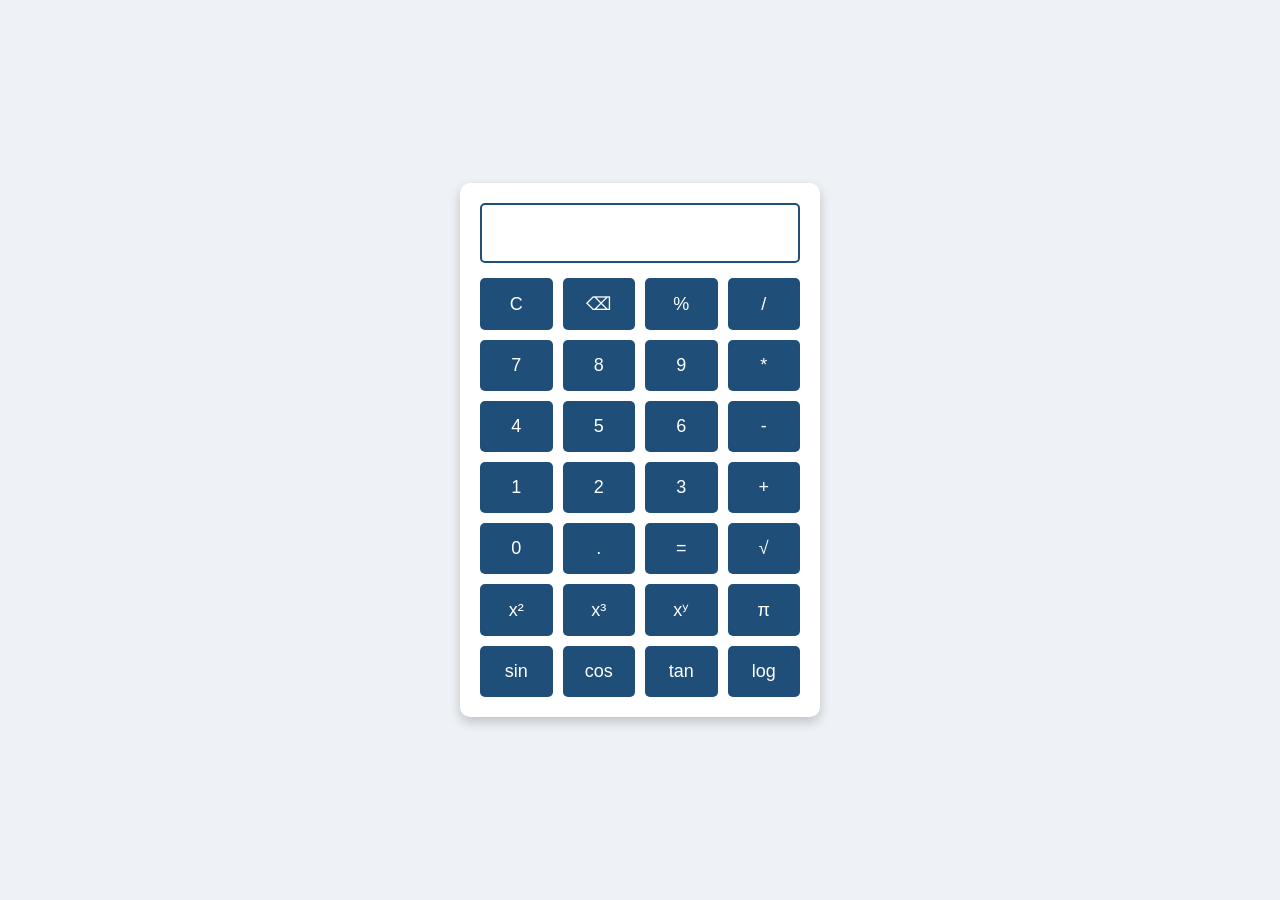
<file: CO2-EXPERIMENTS/CO2 EXP 3 Code.html>
<!DOCTYPE html>
<html lang="en">
<head>
<meta charset="UTF-8">
<meta name="viewport" content="width=device-width, initial-scale=1.0">
<title>Scientific Calculator</title>

<style>
*{
    margin:0;
    padding:0;
    box-sizing:border-box;
    font-family:Arial,sans-serif;
}

body{
    background:#eef2f7;
    display:flex;
    justify-content:center;
    align-items:center;
    height:100vh;
}

.calculator{
    width:360px;
    background:#fff;
    padding:20px;
    border-radius:10px;
    box-shadow:0 5px 12px rgba(0,0,0,0.2);
}

input{
    width:100%;
    height:60px;
    font-size:24px;
    text-align:right;
    margin-bottom:15px;
    padding:10px;
    border:2px solid #1f4e79;
    border-radius:5px;
}

.buttons{
    display:grid;
    grid-template-columns:repeat(4,1fr);
    gap:10px;
}

button{
    padding:15px;
    font-size:18px;
    border:none;
    border-radius:5px;
    background:#1f4e79;
    color:white;
    cursor:pointer;
}

button:hover{
    background:#16395c;
}
</style>

</head>

<body>

<div class="calculator">

<input type="text" id="display" readonly>

<div class="buttons">

<button onclick="clearDisplay()">C</button>
<button onclick="del()">⌫</button>
<button onclick="append('%')">%</button>
<button onclick="append('/')">/</button>

<button onclick="append('7')">7</button>
<button onclick="append('8')">8</button>
<button onclick="append('9')">9</button>
<button onclick="append('*')">*</button>

<button onclick="append('4')">4</button>
<button onclick="append('5')">5</button>
<button onclick="append('6')">6</button>
<button onclick="append('-')">-</button>

<button onclick="append('1')">1</button>
<button onclick="append('2')">2</button>
<button onclick="append('3')">3</button>
<button onclick="append('+')">+</button>

<button onclick="append('0')">0</button>
<button onclick="append('.')">.</button>
<button onclick="calculate()">=</button>
<button onclick="sqrt()">√</button>

<button onclick="square()">x²</button>
<button onclick="cube()">x³</button>
<button onclick="power()">xʸ</button>
<button onclick="pi()">π</button>

<button onclick="sin()">sin</button>
<button onclick="cos()">cos</button>
<button onclick="tan()">tan</button>
<button onclick="log()">log</button>

</div>

</div>

<script>

let display=document.getElementById("display");

function append(value){
    display.value+=value;
}

function clearDisplay(){
    display.value="";
}

function del(){
    display.value=display.value.slice(0,-1);
}

function calculate(){
    try{
        display.value=eval(display.value);
    }
    catch{
        display.value="Error";
    }
}

function sqrt(){
    display.value=Math.sqrt(eval(display.value));
}

function square(){
    display.value=Math.pow(eval(display.value),2);
}

function cube(){
    display.value=Math.pow(eval(display.value),3);
}

function power(){
    let p=prompt("Enter Power");
    display.value=Math.pow(eval(display.value),p);
}

function pi(){
    display.value+=Math.PI.toFixed(6);
}

function sin(){
    display.value=Math.sin(eval(display.value)*Math.PI/180).toFixed(6);
}

function cos(){
    display.value=Math.cos(eval(display.value)*Math.PI/180).toFixed(6);
}

function tan(){
    display.value=Math.tan(eval(display.value)*Math.PI/180).toFixed(6);
}

function log(){
    display.value=Math.log10(eval(display.value)).toFixed(6);
}

</script>

</body>
</html>
</file>
<file: CO2-SCENARIO BASED ASSESSMENT/style.css>
/* =====================================================
   RESPONSIVE UNIVERSITY EVENT REGISTRATION PORTAL
   External CSS
   ===================================================== */


/* ---------- RESET ---------- */

* {
    box-sizing: border-box;
}

html {
    scroll-behavior: smooth;
}

body {
    margin: 0;
    font-family: Arial, Helvetica, sans-serif;
    line-height: 1.6;
    color: #172033;
    background: #f6f8fc;
    overflow-x: hidden;
}

.container {
    width: 92%;
    max-width: 1120px;
    margin: auto;
}


/* ---------- HEADER ---------- */

header {
    position: sticky;
    top: 0;
    z-index: 100;
    background: white;
    border-bottom: 1px solid #e5e7eb;
    box-shadow: 0 4px 15px rgba(0, 0, 0, 0.06);
}

.header-content {
    min-height: 75px;
    display: flex;
    align-items: center;
    justify-content: space-between;
    gap: 10px;
}

.logo {
    display: flex;
    align-items: center;
    gap: 12px;
}

.logo img {
    width: 45px;
    height: 45px;
    object-fit: contain;
    border-radius: 8px;
}

.logo p {
    margin: 0;

    font-size: 12px;
    font-weight: bold;

    color: #5b21b6;
    letter-spacing: 1px;
}

.logo h1 {
    margin: 0;
    font-size: 17px;
}


/* ---------- NAVIGATION ---------- */

nav {
    display: flex;
    gap: 5px;
}

nav a {
    padding: 9px 13px;

    text-decoration: none;

    font-weight: bold;
    font-size: 14px;

    border-radius: 8px;

    transition:
        background-color 0.2s,
        color 0.2s,
        transform 0.2s;
}

nav a:hover,
nav a:focus {
    color: #5b21b6;
    background: #f0ebff;
    transform: translateY(-2px);
}


/* ---------- HERO ---------- */

.hero {
    position: relative;

    color: white;

    background:
        radial-gradient(
            circle at 85% 20%,
            rgba(124, 58, 237, 0.3),
            transparent 30%
        ),
        linear-gradient(
            135deg,
            #151b3d,
            #25215c,
            #4c1d95
        );

    overflow: hidden;
}

.hero::after {
    content: "";

    position: absolute;

    width: 280px;
    height: 280px;

    right: -100px;
    bottom: -120px;

    border: 1px solid rgba(255, 255, 255, 0.2);
    border-radius: 50%;
}

.hero-content {
    min-height: 450px;

    display: grid;
    grid-template-columns: 1fr 300px;

    align-items: center;

    gap: 50px;

    padding: 70px 0;
}

.hero h2 {
    max-width: 700px;

    margin: 0;

    font-size: clamp(40px, 6vw, 75px);

    line-height: 1;

    letter-spacing: -3px;

    color: white;

    text-shadow: 0 4px 15px rgba(0, 0, 0, 0.2);
}

.hero-highlight {
    color: #c4b5fd;

    font-size: 13px;
    font-weight: bold;
}

.hero-description {
    max-width: 650px;

    color: #e4e7f5;

    font-size: 17px;

    margin: 25px 0 10px;
}

.hero-card {
    position: relative;
    z-index: 1;

    padding: 30px;

    text-align: center;

    border: 1px solid rgba(255, 255, 255, 0.2);

    border-radius: 24px;

    background: rgba(255, 255, 255, 0.1);

    box-shadow: 0 25px 60px rgba(0, 0, 0, 0.2);
}

.hero-card span {
    font-size: 30px;
}

.hero-card strong {
    display: block;

    font-size: 60px;

    line-height: 1;

    margin: 10px 0;
}


/* ---------- BUTTONS ---------- */

.btn {
    display: inline-flex;

    justify-content: center;
    align-items: center;

    min-height: 45px;

    padding: 10px 18px;

    border: none;
    border-radius: 10px;

    font: inherit;
    font-weight: bold;

    text-decoration: none;

    cursor: pointer;

    transition:
        transform 0.2s,
        box-shadow 0.2s,
        background-color 0.2s;
}

.btn:hover,
.btn:focus {
    transform: translateY(-3px);
}

.primary-btn {
    background: white;
    color: #4c1d95;

    box-shadow: 0 10px 25px rgba(0, 0, 0, 0.2);
}

.primary-btn:hover {
    background: #f5f3ff;
}

.secondary-btn {
    width: 100%;

    background: #f1edff;

    color: #5b21b6;
}

.secondary-btn:hover {
    background: #e4dcff;
}


/* ---------- EVENT SECTION ---------- */

.events-section {
    padding: 80px 0;
}

.section-title {
    max-width: 700px;

    margin-bottom: 35px;
}

.eyebrow {
    margin: 0 0 8px;

    color: #7c3aed;

    font-size: 12px;

    font-weight: bold;

    letter-spacing: 1.5px;
}

.section-title h2 {
    margin: 0;

    font-size: 42px;

    line-height: 1.1;
}

.section-title > p:last-child {
    color: #667085;
}


/* ---------- EVENT GRID ---------- */

.event-grid {
    display: grid;

    grid-template-columns:
        repeat(4, minmax(0, 1fr));

    gap: 20px;
}


/* ---------- EVENT CARD ---------- */

.event-card {
    position: relative;

    min-width: 0;

    padding: 24px;

    margin: 4px;

    background: white;

    border: 1px solid #e2e6ef;

    border-radius: 18px;

    box-shadow:
        0 10px 30px rgba(25, 40, 75, 0.08);

    overflow: hidden;

    transition:
        transform 0.25s,
        box-shadow 0.25s;
}

.event-card:hover {
    transform: translateY(-7px);

    box-shadow:
        0 20px 40px rgba(25, 40, 75, 0.15);
}

.event-card.featured {
    border-color: #c4b5fd;
}


/* Child selector */
.event-card > .category {
    margin-top: 0;
}


/* ---------- STATUS BADGE ---------- */

.status {
    position: absolute;

    top: 18px;
    right: 18px;

    z-index: 2;

    padding: 5px 9px;

    border-radius: 20px;

    font-size: 10px;

    font-weight: bold;

    white-space: nowrap;
}

.status.open {
    background: #dcfce7;
    color: #166534;
}

.status.closing {
    background: #fef3c7;
    color: #92400e;
}


/* ---------- EVENT ICON ---------- */

.event-icon {
    width: 50px;
    height: 50px;

    display: grid;
    place-items: center;

    margin: 12px 0 18px;

    border-radius: 14px;

    background:
        linear-gradient(
            135deg,
            #ede9fe,
            #ddd6fe
        );

    color: #5b21b6;

    font-size: 22px;
}


/* ---------- EVENT TEXT ---------- */

.category {
    color: #7c3aed;

    font-size: 12px;

    font-weight: bold;

    letter-spacing: 1px;

    text-transform: uppercase;
}

.event-card h3 {
    margin: 5px 0 15px;

    font-size: 20px;

    line-height: 1.2;
}

.event-card p:not(.category) {
    color: #667085;

    font-size: 14px;
}


/* ---------- EVENT DETAILS ---------- */

.event-details {
    list-style: none;

    padding: 0;

    margin: 0 0 15px;

    color: #475467;

    font-size: 13px;
}

.event-details li {
    margin: 7px 0;
}


/* Attribute selector */
a[href="#register"] {
    cursor: pointer;
}


/* ---------- REGISTRATION ---------- */

.registration-section {
    padding: 80px 0;

    background: #eceffd;
}

.registration-container {
    display: grid;

    grid-template-columns: 0.75fr 1.25fr;

    gap: 60px;

    align-items: start;
}

.registration-info h2 {
    margin: 0;

    font-size: 45px;

    line-height: 1.1;
}

.registration-info::before {
    content: "REGISTRATION";

    display: block;

    margin-bottom: 12px;

    color: #7c3aed;

    font-size: 12px;

    font-weight: bold;

    letter-spacing: 2px;
}

.note {
    margin-top: 30px;

    padding: 18px;

    border-left: 4px solid #7c3aed;

    border-radius: 10px;

    background: white;

    box-shadow: 0 8px 20px rgba(25, 40, 75, 0.06);
}


/* ---------- FORM ---------- */

.registration-form {
    padding: 30px;

    background: white;

    border: 1px solid #dde2ef;

    border-radius: 20px;

    box-shadow:
        0 18px 50px rgba(25, 40, 75, 0.1);
}

.form-grid {
    display: grid;

    grid-template-columns: 1fr 1fr;

    gap: 18px;
}

.form-group {
    min-width: 0;
}

.full-width {
    grid-column: 1 / -1;
}

label {
    display: block;

    margin-bottom: 7px;

    font-size: 14px;

    font-weight: bold;
}

input,
select,
textarea {
    width: 100%;

    padding: 12px;

    border: 1px solid #d0d5dd;

    border-radius: 9px;

    background: white;

    color: #172033;

    font: inherit;

    transition:
        border-color 0.2s,
        box-shadow 0.2s;
}


/* Focus pseudo-class */

input:focus,
select:focus,
textarea:focus {
    border-color: #7c3aed;

    box-shadow:
        0 0 0 4px rgba(124, 58, 237, 0.12);

    outline: none;
}

textarea {
    resize: vertical;
}

.submit-btn {
    margin-top: 20px;

    background: #5b21b6;

    color: white;
}

.submit-btn:hover {
    background: #4c1d95;
}


/* ---------- FIXED HELP BUTTON ---------- */

.help-button {
    position: fixed;

    right: 22px;
    bottom: 22px;

    z-index: 150;

    width: 48px;
    height: 48px;

    border: none;

    border-radius: 50%;

    background: #7c3aed;

    color: white;

    font-size: 20px;
    font-weight: bold;

    cursor: pointer;

    box-shadow:
        0 10px 25px rgba(67, 56, 202, 0.3);

    transition: transform 0.2s;
}

.help-button:hover {
    transform: scale(1.1);
}


/* ---------- FOOTER ---------- */

footer {
    padding: 45px 0 20px;

    background: #11162f;

    color: #d0d5dd;
}

.footer-grid {
    display: grid;

    grid-template-columns:
        1.3fr 1fr 1fr;

    gap: 40px;

    padding-bottom: 30px;
}

.footer-grid h3 {
    margin: 0 0 10px;

    color: white;
}

.footer-grid a {
    display: block;

    width: fit-content;

    margin: 5px 0;

    color: #d0d5dd;

    text-decoration: none;
}

.footer-grid a:hover {
    color: #c4b5fd;

    text-decoration: underline;
}

.university-name {
    color: #c4b5fd;

    font-weight: bold;
}

.footer-bottom {
    display: flex;

    justify-content: space-between;

    gap: 20px;

    padding-top: 18px;

    border-top: 1px solid #2b324e;

    font-size: 12px;

    color: #98a2b3;
}


/* =====================================================
   RESPONSIVE DESIGN
   ===================================================== */


/* ---------- TABLET ---------- */

@media (max-width: 1000px) {

    .event-grid {
        grid-template-columns: repeat(2, 1fr);
    }

    .hero-content {
        grid-template-columns: 1fr 240px;
    }
}


/* ---------- MOBILE ---------- */

@media (max-width: 720px) {

    header {
        position: relative;
    }

    .header-content {
        padding: 15px 0;

        flex-direction: column;

        align-items: flex-start;
    }

    nav {
        width: 100%;

        display: grid;

        grid-template-columns:
            repeat(4, 1fr);
    }

    nav a {
        text-align: center;

        padding: 8px 4px;

        font-size: 12px;
    }

    .hero-content {
        grid-template-columns: 1fr;

        padding: 60px 0;
    }

    .hero-card {
        max-width: 350px;
    }

    .event-grid {
        grid-template-columns: 1fr;
    }

    .registration-container {
        grid-template-columns: 1fr;

        gap: 30px;
    }

    .form-grid {
        grid-template-columns: 1fr;
    }

    .full-width {
        grid-column: auto;
    }

    .footer-grid {
        grid-template-columns: 1fr;

        gap: 25px;
    }

    .footer-bottom {
        flex-direction: column;

        gap: 5px;
    }
}


/* ---------- 375px MOBILE ---------- */

@media (max-width: 375px) {

    .container {
        width: 92%;
    }

    .logo h1 {
        font-size: 15px;
    }

    nav a {
        font-size: 11px;
    }

    .hero h2 {
        font-size: 40px;
    }

    .status {
        position: static;

        display: inline-block;

        margin-bottom: 5px;
    }

    .registration-form {
        padding: 20px;
    }
}
</file>
